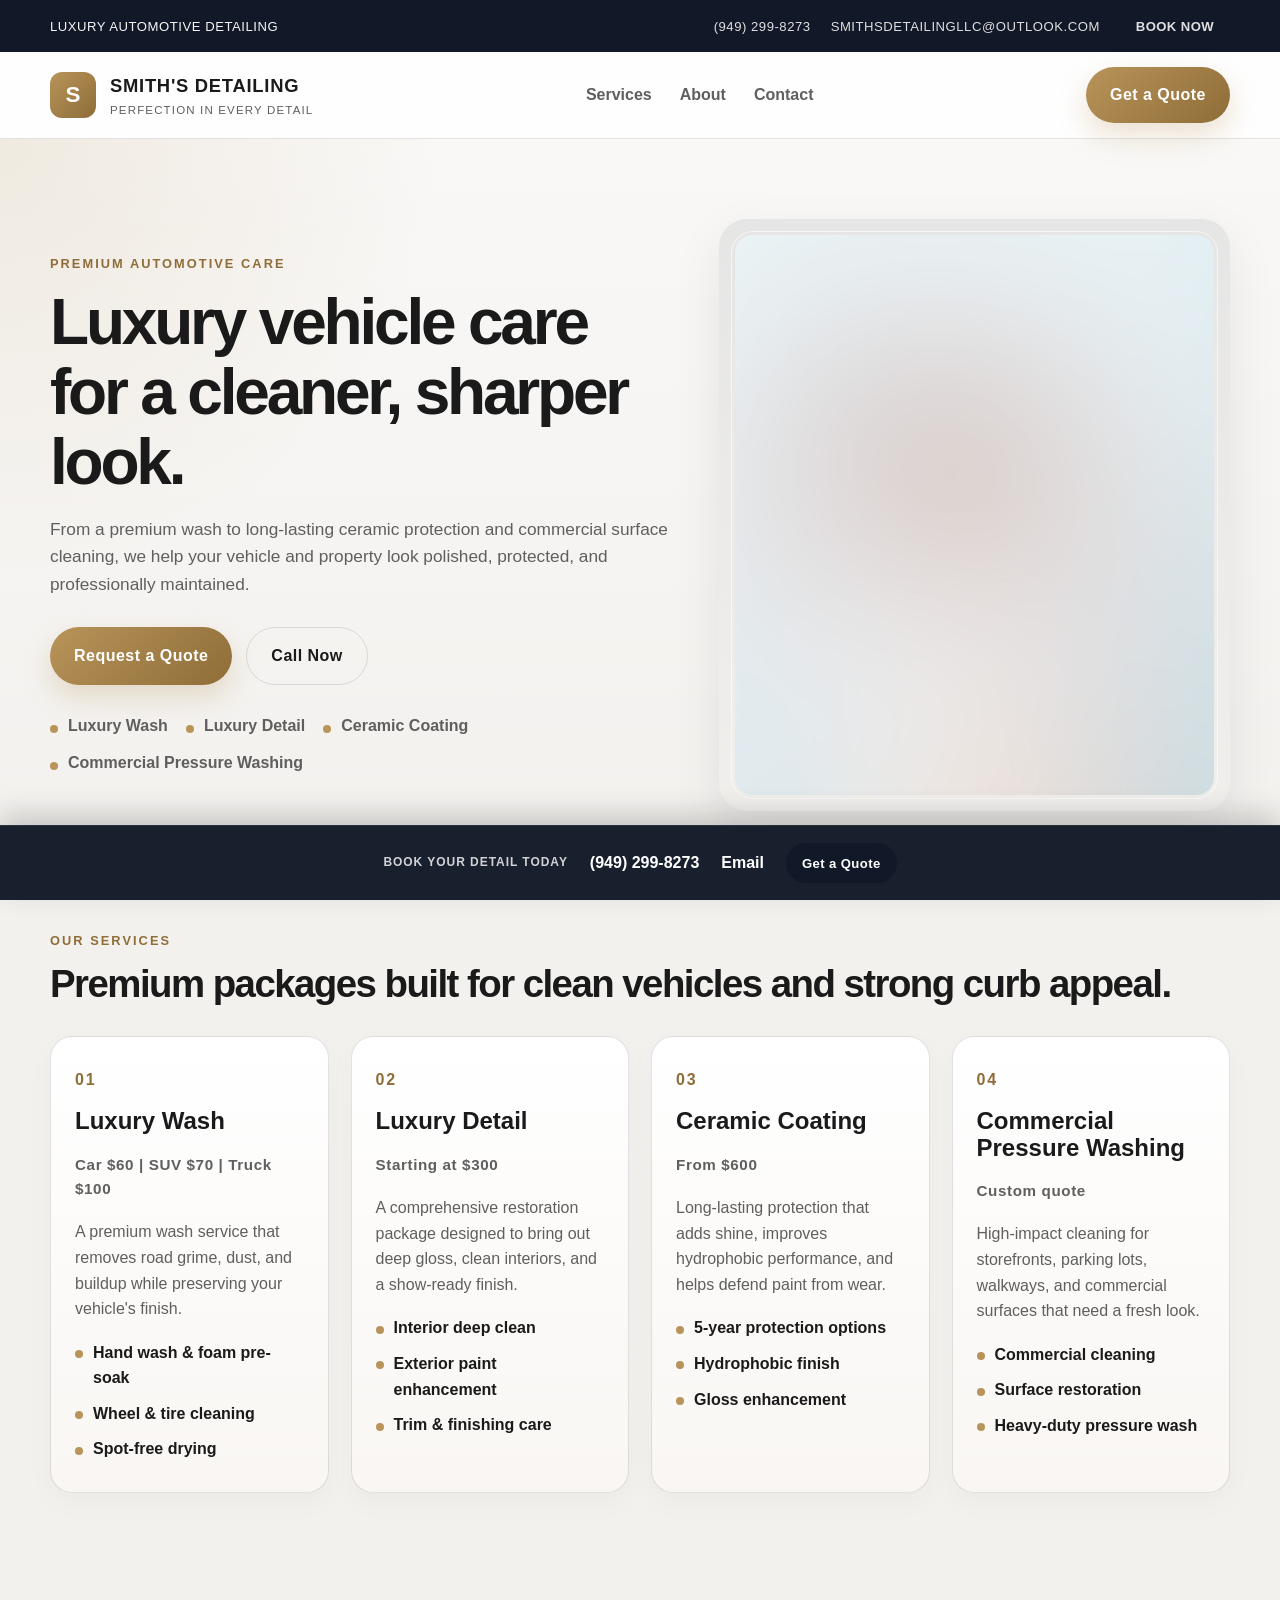
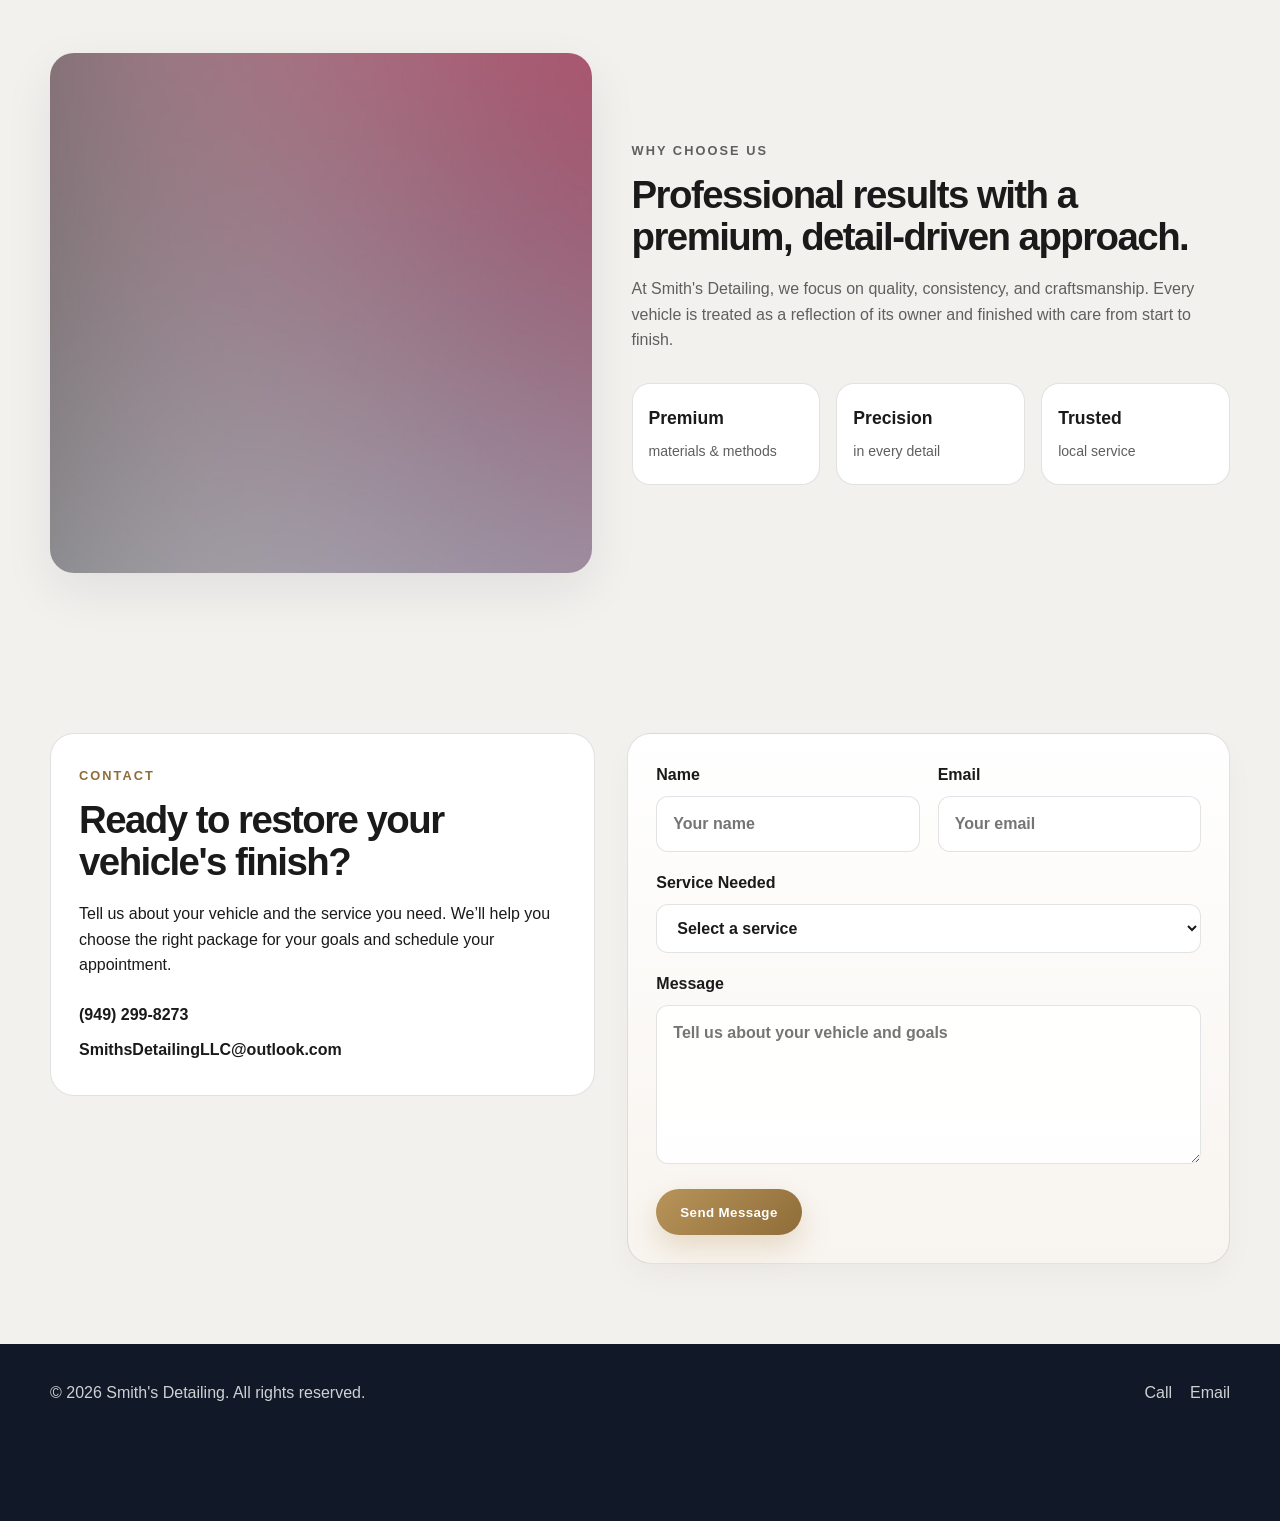
<file: index.html>
<!DOCTYPE html>
<html lang="en">
  <head>
    <meta charset="utf-8" />
    <meta name="viewport" content="width=device-width, initial-scale=1" />
    <meta
      name="description"
      content="Smith's Detailing provides luxury wash, luxury detail, ceramic coating, and commercial pressure washing services for drivers and businesses."
    />
    <title>Smith's Detailing | Luxury Wash & Detail</title>
    <link rel="stylesheet" href="assets/css/main.css" />
  </head>
  <body>
    <div class="top-bar">
      <div class="container top-bar-inner">
        <span>Luxury automotive detailing</span>
        <div class="top-links">
          <a href="tel:+19492998273">(949) 299-8273</a>
          <a href="mailto:SmithsDetailingLLC@outlook.com">SmithsDetailingLLC@outlook.com</a>
          <a class="button small" href="#contact">Book Now</a>
        </div>
      </div>
    </div>

    <header class="site-header">
      <div class="container nav">
        <div class="brand" aria-label="Smith's Detailing home">
          <span class="brand-mark">S</span>
          <div>
            <strong>Smith's Detailing</strong>
            <small>Perfection in Every Detail</small>
          </div>
        </div>

        <nav class="main-nav" aria-label="Main navigation">
          <a href="#services">Services</a>
          <a href="#about">About</a>
          <a href="#contact">Contact</a>
        </nav>

        <a href="#contact" class="button primary">Get a Quote</a>
      </div>
    </header>

    <main>
      <section class="hero">
        <div class="container hero-inner">
          <div class="hero-copy">
            <p class="eyebrow">Premium automotive care</p>
            <h1>Luxury vehicle care for a cleaner, sharper look.</h1>
            <p class="lead">
              From a premium wash to long-lasting ceramic protection and commercial surface cleaning, we help your
              vehicle and property look polished, protected, and professionally maintained.
            </p>
            <div class="actions">
              <a href="#contact" class="button primary">Request a Quote</a>
              <a href="tel:+19492998273" class="button secondary">Call Now</a>
            </div>
            <ul class="highlights" aria-label="Key services">
              <li>Luxury Wash</li>
              <li>Luxury Detail</li>
              <li>Ceramic Coating</li>
              <li>Commercial Pressure Washing</li>
            </ul>
          </div>

          <div class="hero-visual" aria-label="Vehicle detailing showcase">
            <div class="image-frame">
              <img src="images/pic01.jpg" alt="Luxury vehicle at a detailing studio" />
            </div>
          </div>
        </div>
      </section>

      <section id="services" class="services">
        <div class="container">
          <div class="section-heading">
            <p class="eyebrow">Our services</p>
            <h2>Premium packages built for clean vehicles and strong curb appeal.</h2>
          </div>

          <div class="service-grid">
            <article class="service-card">
              <span class="service-number">01</span>
              <h3>Luxury Wash</h3>
              <p class="service-price">Car $60 | SUV $70 | Truck $100</p>
              <p>
                A premium wash service that removes road grime, dust, and buildup while preserving your vehicle's finish.
              </p>
              <ul>
                <li>Hand wash & foam pre-soak</li>
                <li>Wheel & tire cleaning</li>
                <li>Spot-free drying</li>
              </ul>
            </article>

            <article class="service-card">
              <span class="service-number">02</span>
              <h3>Luxury Detail</h3>
              <p class="service-price">Starting at $300</p>
              <p>
                A comprehensive restoration package designed to bring out deep gloss, clean interiors, and a show-ready finish.
              </p>
              <ul>
                <li>Interior deep clean</li>
                <li>Exterior paint enhancement</li>
                <li>Trim & finishing care</li>
              </ul>
            </article>

            <article class="service-card">
              <span class="service-number">03</span>
              <h3>Ceramic Coating</h3>
              <p class="service-price">From $600</p>
              <p>
                Long-lasting protection that adds shine, improves hydrophobic performance, and helps defend paint from wear.
              </p>
              <ul>
                <li>5-year protection options</li>
                <li>Hydrophobic finish</li>
                <li>Gloss enhancement</li>
              </ul>
            </article>

            <article class="service-card">
              <span class="service-number">04</span>
              <h3>Commercial Pressure Washing</h3>
              <p class="service-price">Custom quote</p>
              <p>
                High-impact cleaning for storefronts, parking lots, walkways, and commercial surfaces that need a fresh look.
              </p>
              <ul>
                <li>Commercial cleaning</li>
                <li>Surface restoration</li>
                <li>Heavy-duty pressure wash</li>
              </ul>
            </article>
          </div>
        </div>
      </section>

      <section id="about" class="about">
        <div class="container about-grid">
          <div class="about-image">
            <img src="images/pic02.jpg" alt="Detailed vehicle exterior" />
          </div>
          <div class="about-copy">
            <p class="eyebrow">Why choose us</p>
            <h2>Professional results with a premium, detail-driven approach.</h2>
            <p>
              At Smith's Detailing, we focus on quality, consistency, and craftsmanship. Every vehicle is treated as a
              reflection of its owner and finished with care from start to finish.
            </p>
            <div class="stats">
              <div>
                <strong>Premium</strong>
                <span>materials & methods</span>
              </div>
              <div>
                <strong>Precision</strong>
                <span>in every detail</span>
              </div>
              <div>
                <strong>Trusted</strong>
                <span>local service</span>
              </div>
            </div>
          </div>
        </div>
      </section>

      <section id="contact" class="contact-section">
        <div class="container contact-wrap">
          <div class="contact-copy">
            <p class="eyebrow">Contact</p>
            <h2>Ready to restore your vehicle's finish?</h2>
            <p>
              Tell us about your vehicle and the service you need. We’ll help you choose the right package for your
              goals and schedule your appointment.
            </p>
            <div class="contact-details">
              <a href="tel:+19492998273">(949) 299-8273</a>
              <a href="mailto:SmithsDetailingLLC@outlook.com">SmithsDetailingLLC@outlook.com</a>
            </div>
          </div>

          <form class="quote-form" action="https://formspree.io/f/meoggldn" method="POST">
            <div class="field-row">
              <label>
                Name
                <input type="text" name="name" placeholder="Your name" required />
              </label>
              <label>
                Email
                <input type="email" name="email" placeholder="Your email" required />
              </label>
            </div>
            <label>
              Service Needed
              <select name="service" required>
                <option value="">Select a service</option>
                <option>Luxury Wash</option>
                <option>Luxury Detail</option>
                <option>Ceramic Coating</option>
                <option>Commercial Pressure Washing</option>
              </select>
            </label>
            <label>
              Message
              <textarea name="message" rows="5" placeholder="Tell us about your vehicle and goals" required></textarea>
            </label>
            <button type="submit" class="button primary">Send Message</button>
          </form>
        </div>
      </section>
    </main>

    <footer class="site-footer">
      <div class="container footer-inner">
        <p>&copy; 2026 Smith's Detailing. All rights reserved.</p>
        <div class="footer-links">
          <a href="tel:+19492998273">Call</a>
          <a href="mailto:SmithsDetailingLLC@outlook.com">Email</a>
        </div>
      </div>
    </footer>

    <div class="floating-contact-bar" aria-label="Quick contact bar">
      <div class="container floating-inner">
        <span>Book your detail today</span>
        <a href="tel:+19492998273">(949) 299-8273</a>
        <a href="mailto:SmithsDetailingLLC@outlook.com">Email</a>
        <a href="#contact" class="button small dark">Get a Quote</a>
      </div>
    </div>
  </body>
</html>
</file>
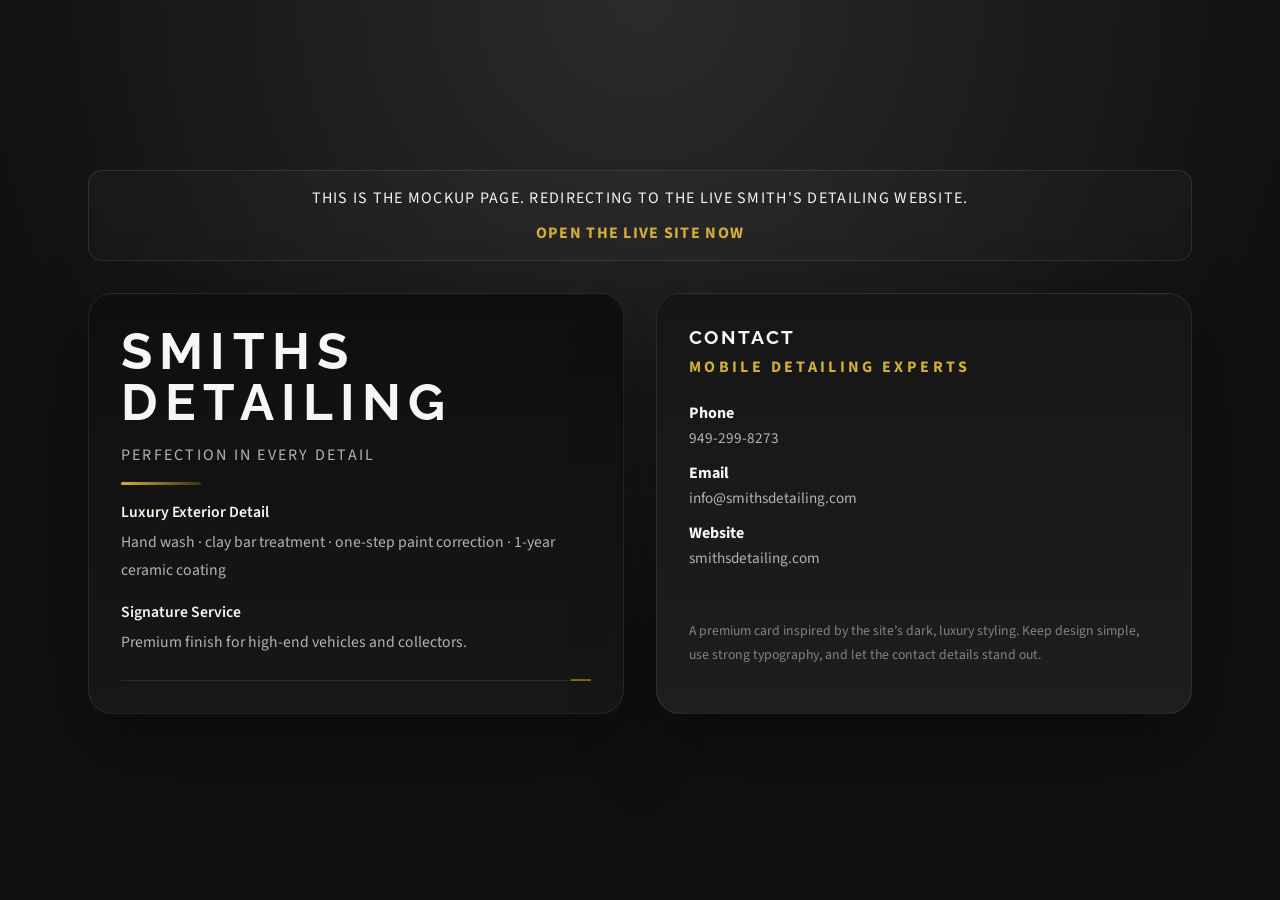
<file: business-card-mockup.html>
<!DOCTYPE html>
<html lang="en">
<head>
  <meta charset="UTF-8" />
  <meta name="viewport" content="width=device-width, initial-scale=1.0" />
  <meta http-equiv="refresh" content="2; url=index.html" />
  <title>Smiths Detailing Business Card Mockup</title>
  <link rel="preconnect" href="https://fonts.googleapis.com" />
  <link rel="preconnect" href="https://fonts.gstatic.com" crossorigin />
  <link href="https://fonts.googleapis.com/css2?family=Raleway:wght@600;800&family=Source+Sans+Pro:wght@300;600&display=swap" rel="stylesheet" />
  <style>
    :root {
      color-scheme: dark;
      --bg: #111111;
      --surface: #161616;
      --surface-2: #1e1e1e;
      --text: #f6f6f6;
      --muted: #b3b3b3;
      --accent: #d4af37;
      --border: rgba(255, 255, 255, 0.08);
      --shadow: 0 30px 80px rgba(0, 0, 0, 0.35);
    }

    * {
      box-sizing: border-box;
    }

    body {
      margin: 0;
      min-height: 100vh;
      display: grid;
      place-items: center;
      background: radial-gradient(circle at top, #2b2b2b 0%, #111 60%);
      color: var(--text);
      font-family: "Source Sans Pro", sans-serif;
    }

    .page {
      width: min(1200px, 100%);
      padding: 3rem;
      display: grid;
      gap: 2rem;
    }

    .card-row {
      display: grid;
      gap: 2rem;
      grid-template-columns: repeat(2, minmax(0, 1fr));
    }

    .card {
      border: 1px solid var(--border);
      border-radius: 24px;
      background: linear-gradient(180deg, var(--surface), var(--surface-2));
      box-shadow: var(--shadow);
      overflow: hidden;
      min-height: 340px;
      display: flex;
      flex-direction: column;
      justify-content: space-between;
      padding: 2rem;
    }

    .card.front {
      background: linear-gradient(180deg, #0f0f0f 0%, #171717 100%);
    }

    .card.back {
      background: linear-gradient(180deg, #161616 0%, #1e1e1e 100%);
    }

    .brand {
      display: grid;
      gap: 1rem;
    }

    .brand h1 {
      margin: 0;
      font-family: "Raleway", sans-serif;
      font-size: clamp(2.2rem, 4vw, 3.6rem);
      letter-spacing: 0.14em;
      text-transform: uppercase;
      line-height: 1;
    }

    .brand p {
      margin: 0;
      color: var(--muted);
      font-size: 1rem;
      letter-spacing: 0.14em;
      text-transform: uppercase;
    }

    .divider {
      width: 80px;
      height: 3px;
      background: linear-gradient(90deg, var(--accent), rgba(212, 175, 55, 0.2));
      border-radius: 999px;
      margin: 1rem 0;
    }

    .details {
      display: grid;
      gap: 1rem;
      color: var(--muted);
      font-size: 0.98rem;
    }

    .details strong {
      display: block;
      color: var(--text);
      font-weight: 600;
      margin-bottom: 0.3rem;
    }

    .details span {
      display: block;
      line-height: 1.8;
    }

    .hero-line {
      position: relative;
      margin-top: 1.5rem;
      height: 1px;
      background: rgba(255, 255, 255, 0.08);
    }

    .hero-line::after {
      content: "";
      position: absolute;
      right: 0;
      top: 50%;
      transform: translateY(-50%);
      width: 20px;
      height: 1px;
      background: var(--accent);
    }

    .back-content {
      display: grid;
      gap: 1.5rem;
    }

    .back-content h2 {
      margin: 0;
      font-size: 1.2rem;
      color: var(--text);
      font-family: "Raleway", sans-serif;
      letter-spacing: 0.12em;
      text-transform: uppercase;
    }

    .status {
      color: var(--accent);
      font-weight: 700;
      letter-spacing: 0.21em;
      text-transform: uppercase;
      margin-top: 0.5rem;
    }

    .info-list {
      display: grid;
      gap: 0.8rem;
    }

    .info-list div {
      display: grid;
      gap: 0.2rem;
    }

    .info-list span {
      color: var(--muted);
      font-size: 0.95rem;
    }

    .note {
      margin-top: auto;
      color: rgba(255, 255, 255, 0.45);
      font-size: 0.86rem;
      line-height: 1.7;
    }

    @media (max-width: 900px) {
      .card-row {
        grid-template-columns: 1fr;
      }
    }
  </style>
</head>
<body>
  <div class="page" style="padding-top: 2rem;">
    <div style="padding: 1rem 1.25rem; border: 1px solid rgba(255,255,255,0.1); background: rgba(255,255,255,0.02); border-radius: 14px; color: #f3f3f3; font-family: 'Source Sans Pro', sans-serif; letter-spacing: 0.08em; text-transform: uppercase; text-align: center;">
      This is the mockup page. Redirecting to the live Smith's Detailing website.
      <div style="margin-top: 0.8rem;">
        <a href="index.html" style="color: #d4af37; text-decoration: none; font-weight: 700;">Open the live site now</a>
      </div>
    </div>
    <div class="card-row">
      <article class="card front">
        <div class="brand">
          <h1>Smiths Detailing</h1>
          <p>Perfection in Every Detail</p>
        </div>
        <div class="divider"></div>
        <div class="details">
          <div>
            <strong>Luxury Exterior Detail</strong>
            <span>Hand wash · clay bar treatment · one-step paint correction · 1-year ceramic coating</span>
          </div>
          <div>
            <strong>Signature Service</strong>
            <span>Premium finish for high-end vehicles and collectors.</span>
          </div>
        </div>
        <div class="hero-line"></div>
      </article>

      <article class="card back">
        <div class="back-content">
          <div>
            <h2>Contact</h2>
            <div class="status">Mobile Detailing Experts</div>
          </div>
          <div class="info-list">
            <div>
              <strong>Phone</strong>
              <span>949-299-8273</span>
            </div>
            <div>
              <strong>Email</strong>
              <span>info@smithsdetailing.com</span>
            </div>
            <div>
              <strong>Website</strong>
              <span>smithsdetailing.com</span>
            </div>
          </div>
        </div>
        <p class="note">A premium card inspired by the site’s dark, luxury styling. Keep design simple, use strong typography, and let the contact details stand out.</p>
      </article>
    </div>
  </div>
</body>
</html>
</file>
<file: assets/css/main.css>
:root {
  --bg: #f3f1ee;
  --panel: #ffffff;
  --panel-alt: #f8f5f2;
  --ink: #1a1a1a;
  --muted: #5f5f5f;
  --line: rgba(19, 19, 19, 0.12);
  --accent: #b8945a;
  --accent-strong: #8f6d38;
  --navy: #111827;
  --shadow: 0 18px 50px rgba(17, 24, 39, 0.08);
}

* {
  box-sizing: border-box;
}

html {
  scroll-behavior: smooth;
}

body {
  margin: 0;
  font-family: "Segoe UI", Arial, sans-serif;
  background: var(--bg);
  color: var(--ink);
  line-height: 1.6;
}

a {
  color: inherit;
  text-decoration: none;
}

img {
  max-width: 100%;
  display: block;
}

.container {
  width: min(1180px, calc(100% - 32px));
  margin: 0 auto;
}

.top-bar {
  background: var(--navy);
  color: #f5f5f5;
  font-size: 0.82rem;
  letter-spacing: 0.04em;
  text-transform: uppercase;
}

.top-bar-inner {
  display: flex;
  align-items: center;
  justify-content: space-between;
  min-height: 52px;
  gap: 20px;
}

.top-links {
  display: flex;
  align-items: center;
  gap: 20px;
  flex-wrap: wrap;
}

.top-links a {
  opacity: 0.9;
}

.site-header {
  background: rgba(255, 255, 255, 0.92);
  backdrop-filter: blur(10px);
  position: sticky;
  top: 0;
  z-index: 30;
  border-bottom: 1px solid var(--line);
}

.nav {
  display: flex;
  align-items: center;
  justify-content: space-between;
  min-height: 86px;
  gap: 24px;
}

.brand {
  display: flex;
  align-items: center;
  gap: 14px;
}

.brand-mark {
  display: inline-flex;
  align-items: center;
  justify-content: center;
  width: 46px;
  height: 46px;
  border-radius: 12px;
  background: linear-gradient(135deg, var(--accent), var(--accent-strong));
  color: #fff;
  font-weight: 700;
  font-size: 1.4rem;
}

.brand strong {
  display: block;
  font-size: 1.15rem;
  letter-spacing: 0.04em;
  text-transform: uppercase;
}

.brand small {
  display: block;
  color: var(--muted);
  font-size: 0.72rem;
  letter-spacing: 0.1em;
  text-transform: uppercase;
}

.main-nav {
  display: flex;
  align-items: center;
  gap: 28px;
  color: var(--muted);
  font-weight: 600;
}

.main-nav a:hover {
  color: var(--ink);
}

.button {
  display: inline-flex;
  align-items: center;
  justify-content: center;
  border: none;
  border-radius: 999px;
  padding: 0.95rem 1.5rem;
  font-weight: 700;
  letter-spacing: 0.03em;
  transition: transform 0.2s ease, box-shadow 0.2s ease;
  cursor: pointer;
}

.button:hover {
  transform: translateY(-1px);
}

.button.primary {
  background: linear-gradient(135deg, var(--accent), var(--accent-strong));
  color: #fff;
  box-shadow: 0 12px 28px rgba(184, 148, 90, 0.28);
}

.button.secondary {
  background: transparent;
  color: var(--ink);
  border: 1px solid var(--line);
}

.button.small {
  padding: 0.6rem 1rem;
  font-size: 0.82rem;
}

.button.dark {
  background: var(--navy);
  color: #fff;
}

.hero {
  padding: 80px 0 40px;
  background:
    radial-gradient(circle at top left, rgba(184, 148, 90, 0.14), transparent 30%),
    linear-gradient(180deg, rgba(255,255,255,0.5), transparent);
}

.hero-inner {
  display: grid;
  grid-template-columns: 1.1fr 0.9fr;
  align-items: center;
  gap: 44px;
}

.eyebrow {
  margin: 0 0 12px;
  font-size: 0.8rem;
  text-transform: uppercase;
  letter-spacing: 0.16em;
  color: var(--accent-strong);
  font-weight: 700;
}

h1, h2, h3 {
  margin: 0 0 18px;
  line-height: 1.1;
  color: var(--ink);
}

h1 {
  font-size: clamp(2.6rem, 5vw, 4.6rem);
  letter-spacing: -0.05em;
  max-width: 620px;
}

h2 {
  font-size: clamp(2rem, 3vw, 3rem);
  letter-spacing: -0.04em;
}

h3 {
  font-size: 1.5rem;
}

.lead {
  max-width: 620px;
  margin: 0 0 28px;
  color: var(--muted);
  font-size: 1.08rem;
}

.actions {
  display: flex;
  gap: 14px;
  flex-wrap: wrap;
  margin-bottom: 28px;
}

.highlights {
  list-style: none;
  padding: 0;
  margin: 0;
  display: flex;
  flex-wrap: wrap;
  gap: 12px 18px;
  color: var(--muted);
  font-weight: 600;
}

.highlights li {
  position: relative;
  padding-left: 18px;
}

.highlights li::before {
  content: "";
  position: absolute;
  left: 0;
  top: 0.75em;
  width: 8px;
  height: 8px;
  border-radius: 50%;
  background: var(--accent);
}

.hero-visual {
  display: flex;
  justify-content: center;
}

.image-frame {
  position: relative;
  width: min(100%, 560px);
  padding: 16px;
  border-radius: 28px;
  background: linear-gradient(180deg, rgba(17, 24, 39, 0.08), rgba(17, 24, 39, 0.01));
  box-shadow: var(--shadow);
}

.image-frame::before {
  content: "";
  position: absolute;
  inset: 12px;
  border: 1px solid rgba(255,255,255,0.6);
  border-radius: 22px;
  pointer-events: none;
}

.image-frame img {
  width: 100%;
  height: 560px;
  object-fit: cover;
  border-radius: 18px;
}

.services,
.about,
.contact-section {
  padding: 80px 0;
}

.section-heading {
  margin-bottom: 30px;
}

.service-grid {
  display: grid;
  grid-template-columns: repeat(4, minmax(0, 1fr));
  gap: 22px;
}

.service-card {
  background: linear-gradient(180deg, #ffffff, #f9f6f3);
  border: 1px solid var(--line);
  border-radius: 22px;
  padding: 30px 24px;
  box-shadow: 0 10px 28px rgba(17, 24, 39, 0.03);
}

.service-number {
  display: inline-block;
  margin-bottom: 16px;
  color: var(--accent-strong);
  font-weight: 700;
  letter-spacing: 0.12em;
}

.service-card p {
  margin: 0 0 18px;
  color: var(--muted);
}

.service-price {
  margin: 0 0 14px;
  color: var(--accent-strong);
  font-size: 0.95rem;
  font-weight: 700;
  letter-spacing: 0.04em;
}

.service-card ul {
  list-style: none;
  padding: 0;
  margin: 0;
  display: grid;
  gap: 10px;
  color: var(--ink);
  font-weight: 600;
}

.service-card li {
  position: relative;
  padding-left: 18px;
}

.service-card li::before {
  content: "";
  position: absolute;
  left: 0;
  top: 0.65em;
  width: 8px;
  height: 8px;
  border-radius: 50%;
  background: var(--accent);
}

.about-grid {
  display: grid;
  grid-template-columns: 0.95fr 1.05fr;
  gap: 40px;
  align-items: center;
}

.about-image img {
  width: 100%;
  height: 520px;
  border-radius: 24px;
  object-fit: cover;
  box-shadow: var(--shadow);
}

.about-copy p {
  color: var(--muted);
}

.stats {
  display: grid;
  grid-template-columns: repeat(3, minmax(0, 1fr));
  gap: 16px;
  margin-top: 30px;
}

.stats div {
  background: var(--panel);
  border: 1px solid var(--line);
  border-radius: 18px;
  padding: 20px 16px;
}

.stats strong {
  display: block;
  margin-bottom: 6px;
  font-size: 1.1rem;
}

.stats span {
  color: var(--muted);
  font-size: 0.88rem;
}

.contact-wrap {
  display: grid;
  grid-template-columns: 0.95fr 1.05fr;
  gap: 32px;
  align-items: start;
}

.contact-copy {
  background: var(--panel);
  border: 1px solid var(--line);
  border-radius: 24px;
  padding: 32px 28px;
}

.contact-details {
  display: grid;
  gap: 10px;
  margin-top: 24px;
  font-weight: 600;
}

.quote-form {
  background: linear-gradient(180deg, #ffffff, #f8f4ef);
  border: 1px solid var(--line);
  border-radius: 24px;
  padding: 28px;
  box-shadow: 0 14px 30px rgba(17, 24, 39, 0.03);
}

.field-row {
  display: grid;
  grid-template-columns: repeat(2, minmax(0, 1fr));
  gap: 18px;
}

label {
  display: block;
  margin-bottom: 18px;
  color: var(--ink);
  font-weight: 600;
}

input,
select,
textarea {
  width: 100%;
  margin-top: 8px;
  border: 1px solid rgba(17, 24, 39, 0.12);
  border-radius: 12px;
  background: rgba(255, 255, 255, 0.9);
  padding: 0.9rem 1rem;
  font: inherit;
  color: var(--ink);
}

textarea {
  resize: vertical;
  min-height: 150px;
}

.site-footer {
  background: var(--navy);
  color: rgba(255,255,255,0.8);
  padding: 20px 0 100px;
}

.footer-inner {
  display: flex;
  align-items: center;
  justify-content: space-between;
  gap: 16px;
}

.footer-links {
  display: flex;
  gap: 18px;
}

.floating-contact-bar {
  position: fixed;
  left: 0;
  right: 0;
  bottom: 0;
  z-index: 40;
  background: rgba(17, 24, 39, 0.97);
  color: #fff;
  box-shadow: 0 -10px 28px rgba(0,0,0,0.18);
  border-top: 1px solid rgba(255,255,255,0.08);
}

.floating-inner {
  display: flex;
  align-items: center;
  justify-content: center;
  gap: 22px;
  min-height: 74px;
  flex-wrap: wrap;
  font-weight: 600;
}

.floating-inner span {
  letter-spacing: 0.08em;
  text-transform: uppercase;
  font-size: 0.75rem;
  opacity: 0.8;
}

@media (max-width: 980px) {
  .hero-inner,
  .about-grid,
  .contact-wrap,
  .service-grid {
    grid-template-columns: 1fr 1fr;
  }

  .hero-inner {
    grid-template-columns: 1fr;
  }

  .service-grid {
    grid-template-columns: repeat(2, minmax(0, 1fr));
  }

  .top-bar-inner,
  .nav,
  .footer-inner {
    flex-direction: column;
    justify-content: center;
    padding: 16px 0;
  }

  .site-header {
    position: static;
  }
}

@media (max-width: 640px) {
  .main-nav {
    gap: 14px;
    font-size: 0.9rem;
    flex-wrap: wrap;
    justify-content: center;
  }

  .service-grid,
  .stats,
  .field-row,
  .about-grid,
  .contact-wrap {
    grid-template-columns: 1fr;
  }

  .top-links {
    justify-content: center;
  }

  .floating-inner {
    gap: 10px;
    padding: 12px 0;
  }

  .site-footer {
    padding-bottom: 110px;
  }
}
</file>
